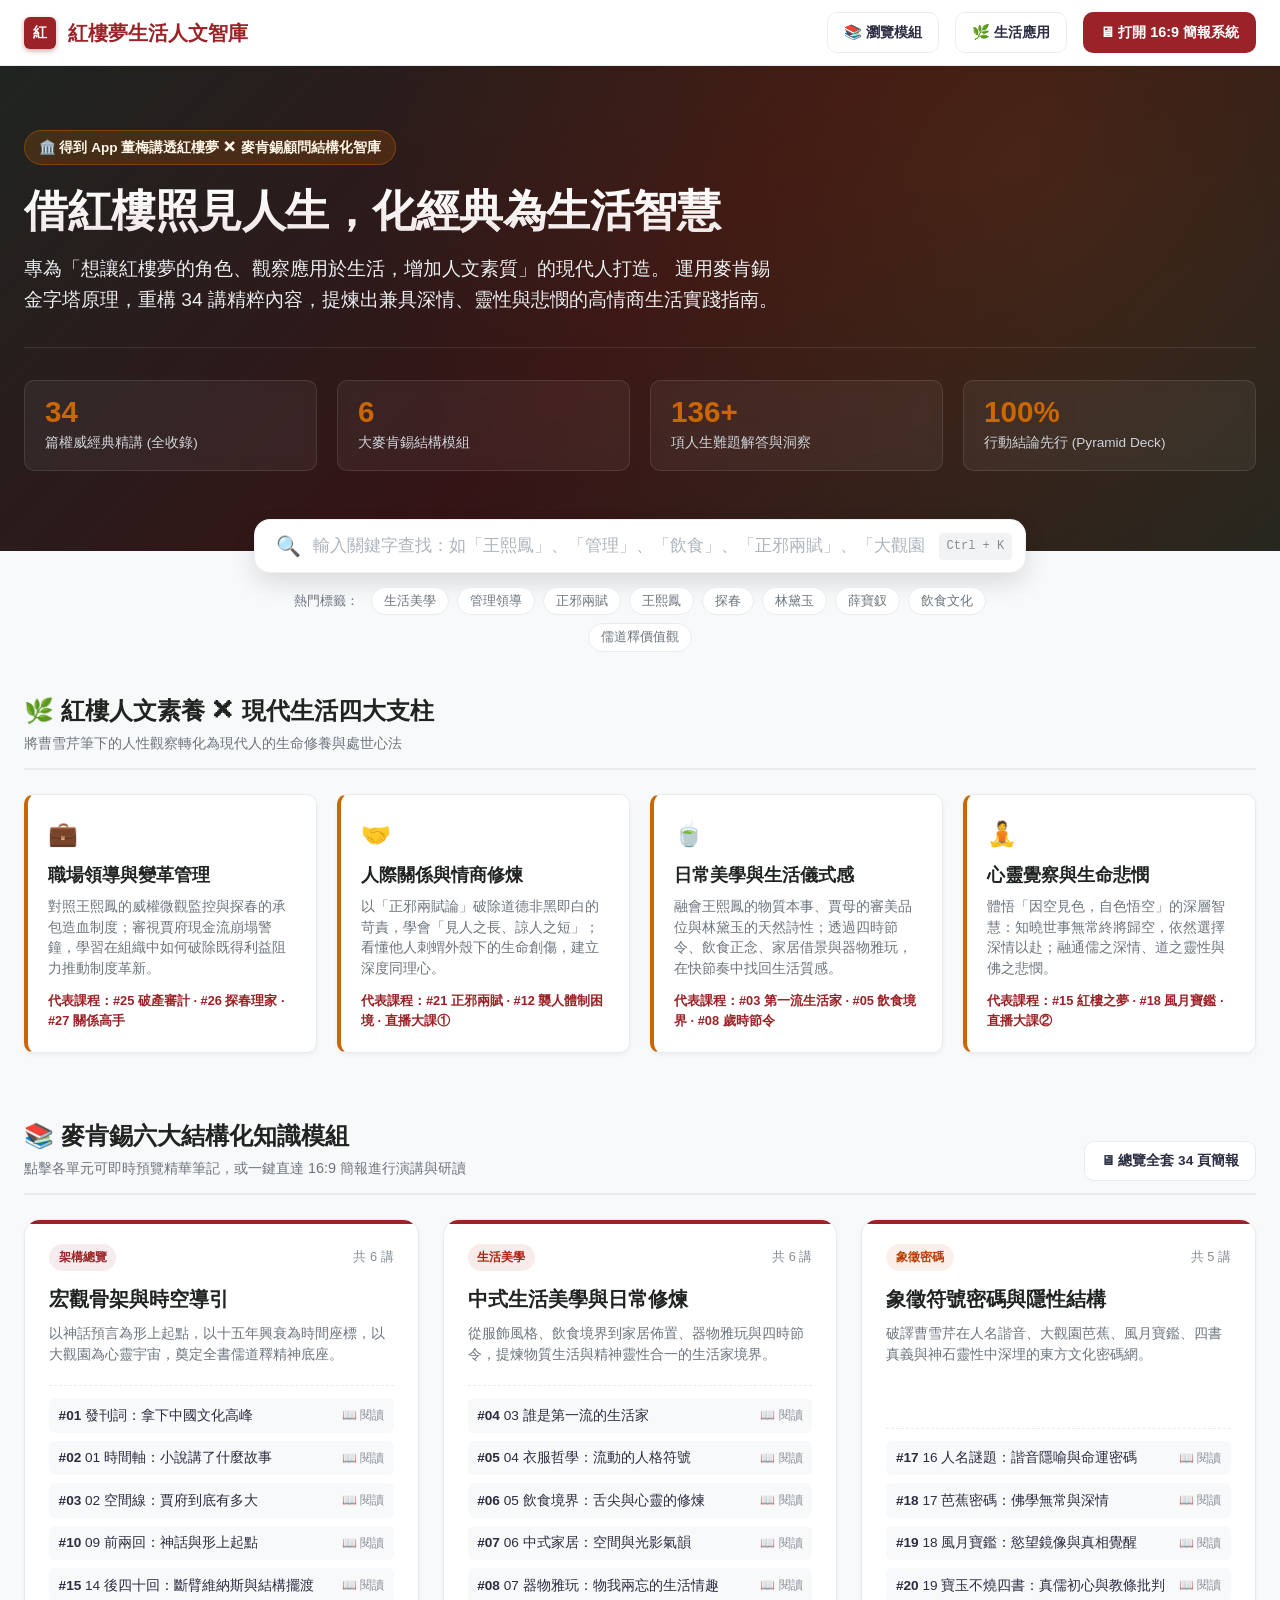
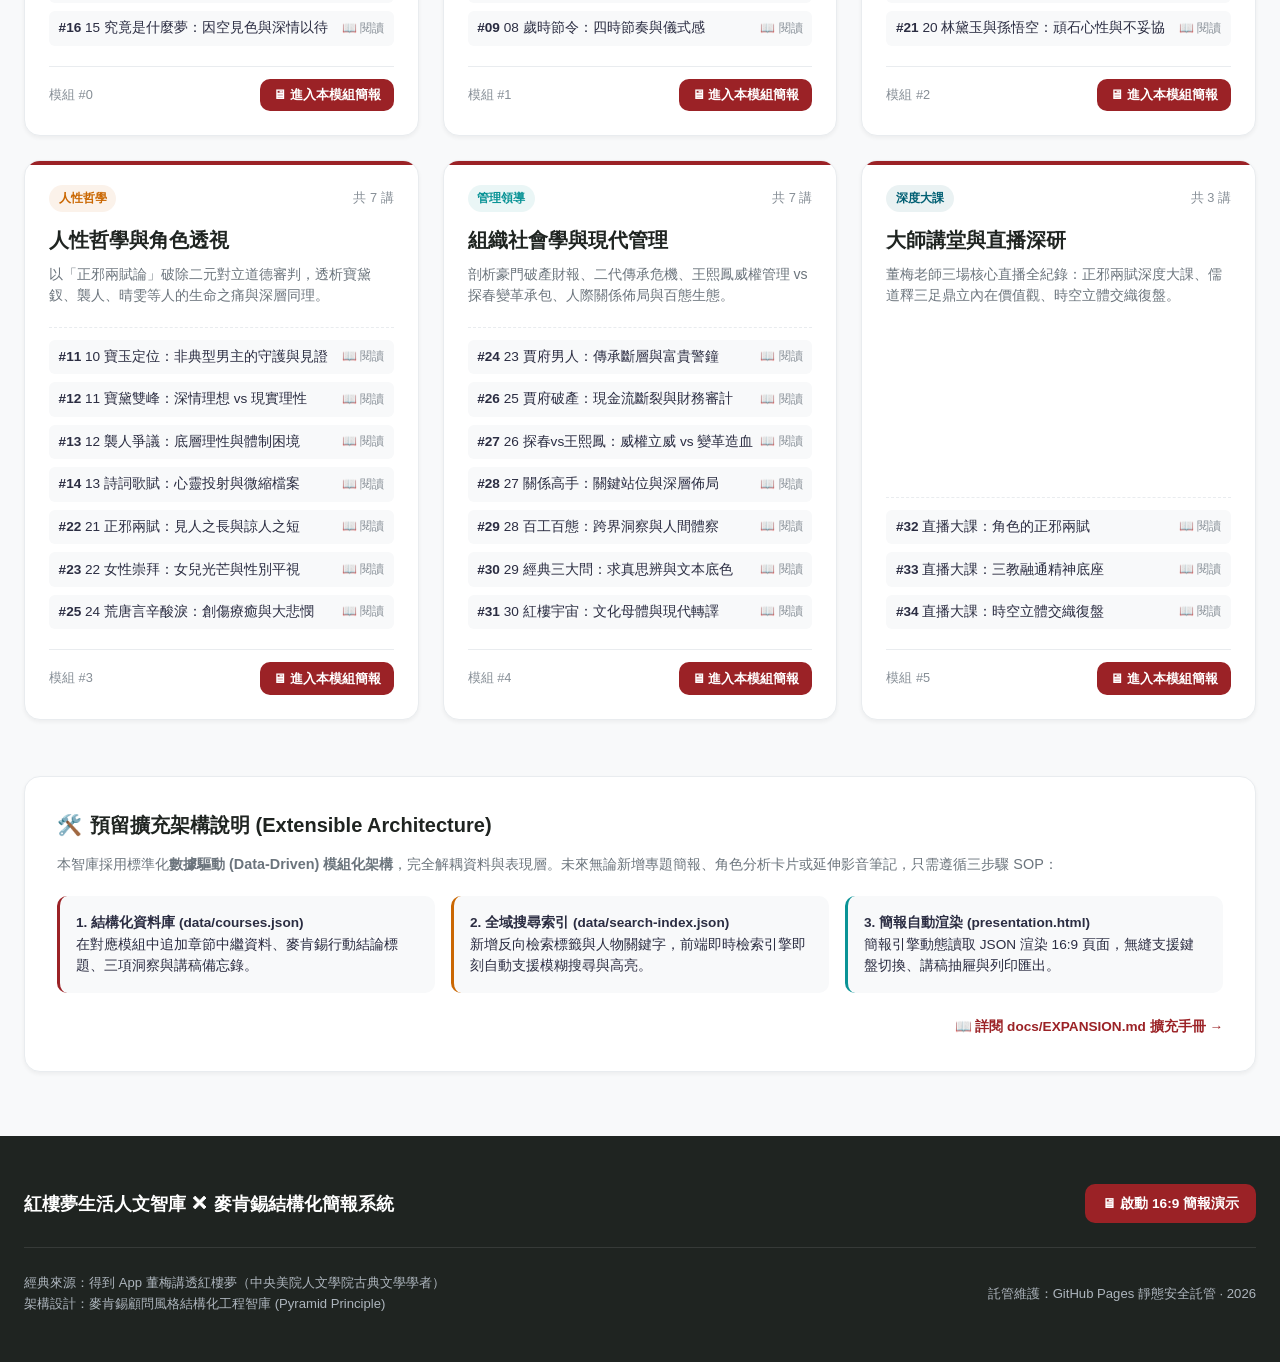
<file: index.html>
<!DOCTYPE html>
<html lang="zh-TW">
<head>
  <meta charset="UTF-8">
  <meta name="viewport" content="width=device-width, initial-scale=1.0">
  <title>紅樓夢生活人文智庫 ✕ 麥肯錫結構化簡報系統</title>
  <meta name="description" content="借紅樓照見人生，化經典為生活智慧。專為想將紅樓夢角色洞察應用於生活、提升人文素養與高情商領導力者設計的麥肯錫結構化知識庫。">
  <link rel="stylesheet" href="assets/css/style.css">
</head>
<body>

  <!-- Top Navigation Bar -->
  <nav class="navbar">
    <div class="nav-container">
      <div class="brand">
        <span class="brand-seal">紅</span>
        <span>紅樓夢生活人文智庫</span>
      </div>
      <div class="nav-actions">
        <a href="#modulesSection" class="btn btn-outline">📚 瀏覽模組</a>
        <a href="#lifeApplicationSection" class="btn btn-outline">🌿 生活應用</a>
        <a href="presentation.html#slide-01" class="btn btn-primary">
          🖥 打開 16:9 簡報系統
        </a>
      </div>
    </div>
  </nav>

  <!-- Hero Section -->
  <header class="hero">
    <div class="hero-inner">
      <div class="hero-badge">
        <span>🏛️ 得到 App 董梅講透紅樓夢 ✕ 麥肯錫顧問結構化智庫</span>
      </div>
      <h1 class="hero-title">借紅樓照見人生，化經典為生活智慧</h1>
      <p class="hero-subtitle">
        專為「想讓紅樓夢的角色、觀察應用於生活，增加人文素質」的現代人打造。
        運用麥肯錫金字塔原理，重構 34 講精粹內容，提煉出兼具深情、靈性與悲憫的高情商生活實踐指南。
      </p>

      <!-- Key Statistics Dashboard -->
      <div class="hero-stats">
        <div class="stat-card">
          <div class="stat-num">34</div>
          <div class="stat-label">篇權威經典精講 (全收錄)</div>
        </div>
        <div class="stat-card">
          <div class="stat-num">6</div>
          <div class="stat-label">大麥肯錫結構模組</div>
        </div>
        <div class="stat-card">
          <div class="stat-num">136+</div>
          <div class="stat-label">項人生難題解答與洞察</div>
        </div>
        <div class="stat-card">
          <div class="stat-num">100%</div>
          <div class="stat-label">行動結論先行 (Pyramid Deck)</div>
        </div>
      </div>
    </div>
  </header>

  <!-- Real-time Global Search & Filter Bar -->
  <div class="search-bar-wrap">
    <div class="search-box">
      <span class="search-icon">🔍</span>
      <input type="text" id="globalSearchInput" class="search-input" placeholder="輸入關鍵字查找：如「王熙鳳」、「管理」、「飲食」、「正邪兩賦」、「大觀園」..." autocomplete="off">
      <span class="search-hotkey">Ctrl + K</span>
    </div>
    <div class="search-tags">
      <span style="font-size: 0.8rem; color: #6c757d; align-self: center; margin-right: 0.25rem;">熱門標籤：</span>
      <button class="tag-btn" data-tag="生活美學">生活美學</button>
      <button class="tag-btn" data-tag="管理">管理領導</button>
      <button class="tag-btn" data-tag="正邪兩賦">正邪兩賦</button>
      <button class="tag-btn" data-tag="王熙鳳">王熙鳳</button>
      <button class="tag-btn" data-tag="探春">探春</button>
      <button class="tag-btn" data-tag="林黛玉">林黛玉</button>
      <button class="tag-btn" data-tag="薛寶釵">薛寶釵</button>
      <button class="tag-btn" data-tag="飲食">飲食文化</button>
      <button class="tag-btn" data-tag="儒道釋">儒道釋價值觀</button>
    </div>
  </div>

  <main class="container">

    <!-- Search Results Section (Dynamically displayed when searching) -->
    <section id="searchResultsSection" class="search-results-section">
      <div class="section-head">
        <div>
          <h2 class="section-title">🔍 檢索結果</h2>
          <span id="searchQueryBadge" class="section-subtitle"></span>
        </div>
        <span id="searchResultCount" style="font-size: 0.88rem; font-weight: 700; color: var(--primary-red);"></span>
      </div>
      <div id="searchResultsContainer"></div>
    </section>

    <!-- Four Life Pillars Matrix -->
    <section id="lifeApplicationSection" style="margin-bottom: 4rem;">
      <div class="section-head">
        <div>
          <h2 class="section-title">🌿 紅樓人文素養 ✕ 現代生活四大支柱</h2>
          <span class="section-subtitle">將曹雪芹筆下的人性觀察轉化為現代人的生命修養與處世心法</span>
        </div>
      </div>

      <div class="pillar-grid">
        <div class="pillar-card">
          <div style="font-size: 1.5rem; margin-bottom: 0.5rem;">💼</div>
          <h3 class="pillar-title">職場領導與變革管理</h3>
          <p class="pillar-desc">
            對照王熙鳳的威權微觀監控與探春的承包造血制度；審視賈府現金流崩塌警鐘，學習在組織中如何破除既得利益阻力推動制度革新。
          </p>
          <div style="margin-top: 0.75rem; font-size: 0.8rem; color: var(--primary-red); font-weight: 600;">
            代表課程：#25 破產審計 · #26 探春理家 · #27 關係高手
          </div>
        </div>

        <div class="pillar-card">
          <div style="font-size: 1.5rem; margin-bottom: 0.5rem;">🤝</div>
          <h3 class="pillar-title">人際關係與情商修煉</h3>
          <p class="pillar-desc">
            以「正邪兩賦論」破除道德非黑即白的苛責，學會「見人之長、諒人之短」；看懂他人刺蝟外殼下的生命創傷，建立深度同理心。
          </p>
          <div style="margin-top: 0.75rem; font-size: 0.8rem; color: var(--primary-red); font-weight: 600;">
            代表課程：#21 正邪兩賦 · #12 襲人體制困境 · 直播大課①
          </div>
        </div>

        <div class="pillar-card">
          <div style="font-size: 1.5rem; margin-bottom: 0.5rem;">🍵</div>
          <h3 class="pillar-title">日常美學與生活儀式感</h3>
          <p class="pillar-desc">
            融會王熙鳳的物質本事、賈母的審美品位與林黛玉的天然詩性；透過四時節令、飲食正念、家居借景與器物雅玩，在快節奏中找回生活質感。
          </p>
          <div style="margin-top: 0.75rem; font-size: 0.8rem; color: var(--primary-red); font-weight: 600;">
            代表課程：#03 第一流生活家 · #05 飲食境界 · #08 歲時節令
          </div>
        </div>

        <div class="pillar-card">
          <div style="font-size: 1.5rem; margin-bottom: 0.5rem;">🧘</div>
          <h3 class="pillar-title">心靈覺察與生命悲憫</h3>
          <p class="pillar-desc">
            體悟「因空見色，自色悟空」的深層智慧：知曉世事無常終將歸空，依然選擇深情以赴；融通儒之深情、道之靈性與佛之悲憫。
          </p>
          <div style="margin-top: 0.75rem; font-size: 0.8rem; color: var(--primary-red); font-weight: 600;">
            代表課程：#15 紅樓之夢 · #18 風月寶鑑 · 直播大課②
          </div>
        </div>
      </div>
    </section>

    <!-- Six Knowledge Modules Section -->
    <section id="modulesSection">
      <div class="section-head">
        <div>
          <h2 class="section-title">📚 麥肯錫六大結構化知識模組</h2>
          <span class="section-subtitle">點擊各單元可即時預覽精華筆記，或一鍵直達 16:9 簡報進行演講與研讀</span>
        </div>
        <a href="presentation.html#slide-01" class="btn btn-outline" style="font-size: 0.85rem;">
          🖥 總覽全套 34 頁簡報
        </a>
      </div>

      <div class="module-grid">
        
      <div class="module-card">
        <div class="module-header">
          <span class="module-badge" style="background: #9b222615; color: #9b2226;">架構總覽</span>
          <span style="font-size: 0.8rem; color: #868e96;">共 6 講</span>
        </div>
        <h3 class="module-title">宏觀骨架與時空導引</h3>
        <p class="module-desc">以神話預言為形上起點，以十五年興衰為時間座標，以大觀園為心靈宇宙，奠定全書儒道釋精神底座。</p>
        <div class="module-lessons-list">
          
          <div class="module-lesson-item" onclick="openLessonModal('lesson_01')">
            <span><strong>#01</strong> 發刊詞：拿下中國文化高峰</span>
            <span style="font-size: 0.75rem; color: #868e96;">📖 閱讀</span>
          </div>
        
          <div class="module-lesson-item" onclick="openLessonModal('lesson_02')">
            <span><strong>#02</strong> 01 時間軸：小說講了什麼故事</span>
            <span style="font-size: 0.75rem; color: #868e96;">📖 閱讀</span>
          </div>
        
          <div class="module-lesson-item" onclick="openLessonModal('lesson_03')">
            <span><strong>#03</strong> 02 空間線：賈府到底有多大</span>
            <span style="font-size: 0.75rem; color: #868e96;">📖 閱讀</span>
          </div>
        
          <div class="module-lesson-item" onclick="openLessonModal('lesson_10')">
            <span><strong>#10</strong> 09 前兩回：神話與形上起點</span>
            <span style="font-size: 0.75rem; color: #868e96;">📖 閱讀</span>
          </div>
        
          <div class="module-lesson-item" onclick="openLessonModal('lesson_15')">
            <span><strong>#15</strong> 14 後四十回：斷臂維納斯與結構擺渡</span>
            <span style="font-size: 0.75rem; color: #868e96;">📖 閱讀</span>
          </div>
        
          <div class="module-lesson-item" onclick="openLessonModal('lesson_16')">
            <span><strong>#16</strong> 15 究竟是什麼夢：因空見色與深情以待</span>
            <span style="font-size: 0.75rem; color: #868e96;">📖 閱讀</span>
          </div>
        
        </div>
        <div class="module-footer">
          <span style="font-size: 0.8rem; color: #868e96;">模組 #0</span>
          <a href="presentation.html#slide-01" class="btn btn-primary" style="padding: 0.3rem 0.75rem; font-size: 0.82rem;">
            🖥 進入本模組簡報
          </a>
        </div>
      </div>
    
      <div class="module-card">
        <div class="module-header">
          <span class="module-badge" style="background: #ae201215; color: #ae2012;">生活美學</span>
          <span style="font-size: 0.8rem; color: #868e96;">共 6 講</span>
        </div>
        <h3 class="module-title">中式生活美學與日常修煉</h3>
        <p class="module-desc">從服飾風格、飲食境界到家居佈置、器物雅玩與四時節令，提煉物質生活與精神靈性合一的生活家境界。</p>
        <div class="module-lessons-list">
          
          <div class="module-lesson-item" onclick="openLessonModal('lesson_04')">
            <span><strong>#04</strong> 03 誰是第一流的生活家</span>
            <span style="font-size: 0.75rem; color: #868e96;">📖 閱讀</span>
          </div>
        
          <div class="module-lesson-item" onclick="openLessonModal('lesson_05')">
            <span><strong>#05</strong> 04 衣服哲學：流動的人格符號</span>
            <span style="font-size: 0.75rem; color: #868e96;">📖 閱讀</span>
          </div>
        
          <div class="module-lesson-item" onclick="openLessonModal('lesson_06')">
            <span><strong>#06</strong> 05 飲食境界：舌尖與心靈的修煉</span>
            <span style="font-size: 0.75rem; color: #868e96;">📖 閱讀</span>
          </div>
        
          <div class="module-lesson-item" onclick="openLessonModal('lesson_07')">
            <span><strong>#07</strong> 06 中式家居：空間與光影氣韻</span>
            <span style="font-size: 0.75rem; color: #868e96;">📖 閱讀</span>
          </div>
        
          <div class="module-lesson-item" onclick="openLessonModal('lesson_08')">
            <span><strong>#08</strong> 07 器物雅玩：物我兩忘的生活情趣</span>
            <span style="font-size: 0.75rem; color: #868e96;">📖 閱讀</span>
          </div>
        
          <div class="module-lesson-item" onclick="openLessonModal('lesson_09')">
            <span><strong>#09</strong> 08 歲時節令：四時節奏與儀式感</span>
            <span style="font-size: 0.75rem; color: #868e96;">📖 閱讀</span>
          </div>
        
        </div>
        <div class="module-footer">
          <span style="font-size: 0.8rem; color: #868e96;">模組 #1</span>
          <a href="presentation.html#slide-04" class="btn btn-primary" style="padding: 0.3rem 0.75rem; font-size: 0.82rem;">
            🖥 進入本模組簡報
          </a>
        </div>
      </div>
    
      <div class="module-card">
        <div class="module-header">
          <span class="module-badge" style="background: #bb3e0315; color: #bb3e03;">象徵密碼</span>
          <span style="font-size: 0.8rem; color: #868e96;">共 5 講</span>
        </div>
        <h3 class="module-title">象徵符號密碼與隱性結構</h3>
        <p class="module-desc">破譯曹雪芹在人名諧音、大觀園芭蕉、風月寶鑑、四書真義與神石靈性中深埋的東方文化密碼網。</p>
        <div class="module-lessons-list">
          
          <div class="module-lesson-item" onclick="openLessonModal('lesson_17')">
            <span><strong>#17</strong> 16 人名謎題：諧音隱喻與命運密碼</span>
            <span style="font-size: 0.75rem; color: #868e96;">📖 閱讀</span>
          </div>
        
          <div class="module-lesson-item" onclick="openLessonModal('lesson_18')">
            <span><strong>#18</strong> 17 芭蕉密碼：佛學無常與深情</span>
            <span style="font-size: 0.75rem; color: #868e96;">📖 閱讀</span>
          </div>
        
          <div class="module-lesson-item" onclick="openLessonModal('lesson_19')">
            <span><strong>#19</strong> 18 風月寶鑑：慾望鏡像與真相覺醒</span>
            <span style="font-size: 0.75rem; color: #868e96;">📖 閱讀</span>
          </div>
        
          <div class="module-lesson-item" onclick="openLessonModal('lesson_20')">
            <span><strong>#20</strong> 19 寶玉不燒四書：真儒初心與教條批判</span>
            <span style="font-size: 0.75rem; color: #868e96;">📖 閱讀</span>
          </div>
        
          <div class="module-lesson-item" onclick="openLessonModal('lesson_21')">
            <span><strong>#21</strong> 20 林黛玉與孫悟空：頑石心性與不妥協</span>
            <span style="font-size: 0.75rem; color: #868e96;">📖 閱讀</span>
          </div>
        
        </div>
        <div class="module-footer">
          <span style="font-size: 0.8rem; color: #868e96;">模組 #2</span>
          <a href="presentation.html#slide-17" class="btn btn-primary" style="padding: 0.3rem 0.75rem; font-size: 0.82rem;">
            🖥 進入本模組簡報
          </a>
        </div>
      </div>
    
      <div class="module-card">
        <div class="module-header">
          <span class="module-badge" style="background: #ca670215; color: #ca6702;">人性哲學</span>
          <span style="font-size: 0.8rem; color: #868e96;">共 7 講</span>
        </div>
        <h3 class="module-title">人性哲學與角色透視</h3>
        <p class="module-desc">以「正邪兩賦論」破除二元對立道德審判，透析寶黛釵、襲人、晴雯等人的生命之痛與深層同理。</p>
        <div class="module-lessons-list">
          
          <div class="module-lesson-item" onclick="openLessonModal('lesson_11')">
            <span><strong>#11</strong> 10 寶玉定位：非典型男主的守護與見證</span>
            <span style="font-size: 0.75rem; color: #868e96;">📖 閱讀</span>
          </div>
        
          <div class="module-lesson-item" onclick="openLessonModal('lesson_12')">
            <span><strong>#12</strong> 11 寶黛雙峰：深情理想 vs 現實理性</span>
            <span style="font-size: 0.75rem; color: #868e96;">📖 閱讀</span>
          </div>
        
          <div class="module-lesson-item" onclick="openLessonModal('lesson_13')">
            <span><strong>#13</strong> 12 襲人爭議：底層理性與體制困境</span>
            <span style="font-size: 0.75rem; color: #868e96;">📖 閱讀</span>
          </div>
        
          <div class="module-lesson-item" onclick="openLessonModal('lesson_14')">
            <span><strong>#14</strong> 13 詩詞歌賦：心靈投射與微縮檔案</span>
            <span style="font-size: 0.75rem; color: #868e96;">📖 閱讀</span>
          </div>
        
          <div class="module-lesson-item" onclick="openLessonModal('lesson_22')">
            <span><strong>#22</strong> 21 正邪兩賦：見人之長與諒人之短</span>
            <span style="font-size: 0.75rem; color: #868e96;">📖 閱讀</span>
          </div>
        
          <div class="module-lesson-item" onclick="openLessonModal('lesson_23')">
            <span><strong>#23</strong> 22 女性崇拜：女兒光芒與性別平視</span>
            <span style="font-size: 0.75rem; color: #868e96;">📖 閱讀</span>
          </div>
        
          <div class="module-lesson-item" onclick="openLessonModal('lesson_25')">
            <span><strong>#25</strong> 24 荒唐言辛酸淚：創傷療癒與大悲憫</span>
            <span style="font-size: 0.75rem; color: #868e96;">📖 閱讀</span>
          </div>
        
        </div>
        <div class="module-footer">
          <span style="font-size: 0.8rem; color: #868e96;">模組 #3</span>
          <a href="presentation.html#slide-11" class="btn btn-primary" style="padding: 0.3rem 0.75rem; font-size: 0.82rem;">
            🖥 進入本模組簡報
          </a>
        </div>
      </div>
    
      <div class="module-card">
        <div class="module-header">
          <span class="module-badge" style="background: #0a939615; color: #0a9396;">管理領導</span>
          <span style="font-size: 0.8rem; color: #868e96;">共 7 講</span>
        </div>
        <h3 class="module-title">組織社會學與現代管理</h3>
        <p class="module-desc">剖析豪門破產財報、二代傳承危機、王熙鳳威權管理 vs 探春變革承包、人際關係佈局與百態生態。</p>
        <div class="module-lessons-list">
          
          <div class="module-lesson-item" onclick="openLessonModal('lesson_24')">
            <span><strong>#24</strong> 23 賈府男人：傳承斷層與富貴警鐘</span>
            <span style="font-size: 0.75rem; color: #868e96;">📖 閱讀</span>
          </div>
        
          <div class="module-lesson-item" onclick="openLessonModal('lesson_26')">
            <span><strong>#26</strong> 25 賈府破產：現金流斷裂與財務審計</span>
            <span style="font-size: 0.75rem; color: #868e96;">📖 閱讀</span>
          </div>
        
          <div class="module-lesson-item" onclick="openLessonModal('lesson_27')">
            <span><strong>#27</strong> 26 探春vs王熙鳳：威權立威 vs 變革造血</span>
            <span style="font-size: 0.75rem; color: #868e96;">📖 閱讀</span>
          </div>
        
          <div class="module-lesson-item" onclick="openLessonModal('lesson_28')">
            <span><strong>#28</strong> 27 關係高手：關鍵站位與深層佈局</span>
            <span style="font-size: 0.75rem; color: #868e96;">📖 閱讀</span>
          </div>
        
          <div class="module-lesson-item" onclick="openLessonModal('lesson_29')">
            <span><strong>#29</strong> 28 百工百態：跨界洞察與人間體察</span>
            <span style="font-size: 0.75rem; color: #868e96;">📖 閱讀</span>
          </div>
        
          <div class="module-lesson-item" onclick="openLessonModal('lesson_30')">
            <span><strong>#30</strong> 29 經典三大問：求真思辨與文本底色</span>
            <span style="font-size: 0.75rem; color: #868e96;">📖 閱讀</span>
          </div>
        
          <div class="module-lesson-item" onclick="openLessonModal('lesson_31')">
            <span><strong>#31</strong> 30 紅樓宇宙：文化母體與現代轉譯</span>
            <span style="font-size: 0.75rem; color: #868e96;">📖 閱讀</span>
          </div>
        
        </div>
        <div class="module-footer">
          <span style="font-size: 0.8rem; color: #868e96;">模組 #4</span>
          <a href="presentation.html#slide-24" class="btn btn-primary" style="padding: 0.3rem 0.75rem; font-size: 0.82rem;">
            🖥 進入本模組簡報
          </a>
        </div>
      </div>
    
      <div class="module-card">
        <div class="module-header">
          <span class="module-badge" style="background: #005f7315; color: #005f73;">深度大課</span>
          <span style="font-size: 0.8rem; color: #868e96;">共 3 講</span>
        </div>
        <h3 class="module-title">大師講堂與直播深研</h3>
        <p class="module-desc">董梅老師三場核心直播全紀錄：正邪兩賦深度大課、儒道釋三足鼎立內在價值觀、時空立體交織復盤。</p>
        <div class="module-lessons-list">
          
          <div class="module-lesson-item" onclick="openLessonModal('lesson_32')">
            <span><strong>#32</strong> 直播大課：角色的正邪兩賦</span>
            <span style="font-size: 0.75rem; color: #868e96;">📖 閱讀</span>
          </div>
        
          <div class="module-lesson-item" onclick="openLessonModal('lesson_33')">
            <span><strong>#33</strong> 直播大課：三教融通精神底座</span>
            <span style="font-size: 0.75rem; color: #868e96;">📖 閱讀</span>
          </div>
        
          <div class="module-lesson-item" onclick="openLessonModal('lesson_34')">
            <span><strong>#34</strong> 直播大課：時空立體交織復盤</span>
            <span style="font-size: 0.75rem; color: #868e96;">📖 閱讀</span>
          </div>
        
        </div>
        <div class="module-footer">
          <span style="font-size: 0.8rem; color: #868e96;">模組 #5</span>
          <a href="presentation.html#slide-32" class="btn btn-primary" style="padding: 0.3rem 0.75rem; font-size: 0.82rem;">
            🖥 進入本模組簡報
          </a>
        </div>
      </div>
    
      </div>
    </section>

    <!-- Extensible Architecture Guide -->
    <section style="background: #ffffff; border-radius: var(--radius-lg); border: 1px solid var(--border-light); padding: 2rem; margin-top: 2rem; box-shadow: var(--shadow-sm);">
      <h3 style="font-size: 1.25rem; font-weight: 800; color: var(--dark-slate); margin-bottom: 0.75rem; display: flex; align-items: center; gap: 0.5rem;">
        <span>🛠️</span> 預留擴充架構說明 (Extensible Architecture)
      </h3>
      <p style="font-size: 0.9rem; color: var(--text-muted); line-height: 1.6; margin-bottom: 1.25rem;">
        本智庫採用標準化<strong>數據驅動 (Data-Driven) 模組化架構</strong>，完全解耦資料與表現層。未來無論新增專題簡報、角色分析卡片或延伸影音筆記，只需遵循三步驟 SOP：
      </p>
      <div style="display: grid; grid-template-columns: repeat(auto-fit, minmax(260px, 1fr)); gap: 1rem; font-size: 0.85rem;">
        <div style="background: #f8f9fa; padding: 1rem; border-radius: var(--radius-md); border-left: 3px solid var(--primary-red);">
          <strong>1. 結構化資料庫 (data/courses.json)</strong><br>
          在對應模組中追加章節中繼資料、麥肯錫行動結論標題、三項洞察與講稿備忘錄。
        </div>
        <div style="background: #f8f9fa; padding: 1rem; border-radius: var(--radius-md); border-left: 3px solid var(--accent-gold);">
          <strong>2. 全域搜尋索引 (data/search-index.json)</strong><br>
          新增反向檢索標籤與人物關鍵字，前端即時檢索引擎即刻自動支援模糊搜尋與高亮。
        </div>
        <div style="background: #f8f9fa; padding: 1rem; border-radius: var(--radius-md); border-left: 3px solid #0a9396;">
          <strong>3. 簡報自動渲染 (presentation.html)</strong><br>
          簡報引擎動態讀取 JSON 渲染 16:9 頁面，無縫支援鍵盤切換、講稿抽屜與列印匯出。
        </div>
      </div>
      <div style="margin-top: 1.25rem; text-align: right;">
        <a href="docs/EXPANSION.md" target="_blank" style="font-size: 0.85rem; font-weight: 600;">📖 詳閱 docs/EXPANSION.md 擴充手冊 →</a>
      </div>
    </section>

  </main>

  <!-- Modal Reader (Fast reading drawer) -->
  <div id="lessonModalBackdrop" class="modal-backdrop">
    <div class="modal-dialog">
      <div class="modal-head">
        <h3 id="modalLessonTitle" class="modal-title">課程詳情</h3>
        <button class="modal-close" onclick="closeLessonModal()">&times;</button>
      </div>
      <div id="modalLessonBody" class="modal-body">
        <!-- Content injected dynamically -->
      </div>
    </div>
  </div>

  <!-- Footer -->
  <footer class="footer">
    <div class="footer-inner">
      <div class="footer-top">
        <div class="footer-brand">
          紅樓夢生活人文智庫 ✕ 麥肯錫結構化簡報系統
        </div>
        <div>
          <a href="presentation.html#slide-01" class="btn btn-primary" style="font-size: 0.85rem;">🖥 啟動 16:9 簡報演示</a>
        </div>
      </div>
      <div class="footer-bottom">
        <div>
          經典來源：得到 App 董梅講透紅樓夢（中央美院人文學院古典文學學者）<br>
          架構設計：麥肯錫顧問風格結構化工程智庫 (Pyramid Principle)
        </div>
        <div>
          託管維護：GitHub Pages 靜態安全託管 · 2026
        </div>
      </div>
    </div>
  </footer>

  <script src="assets/js/search.js"></script>
</body>
</html>
</file>
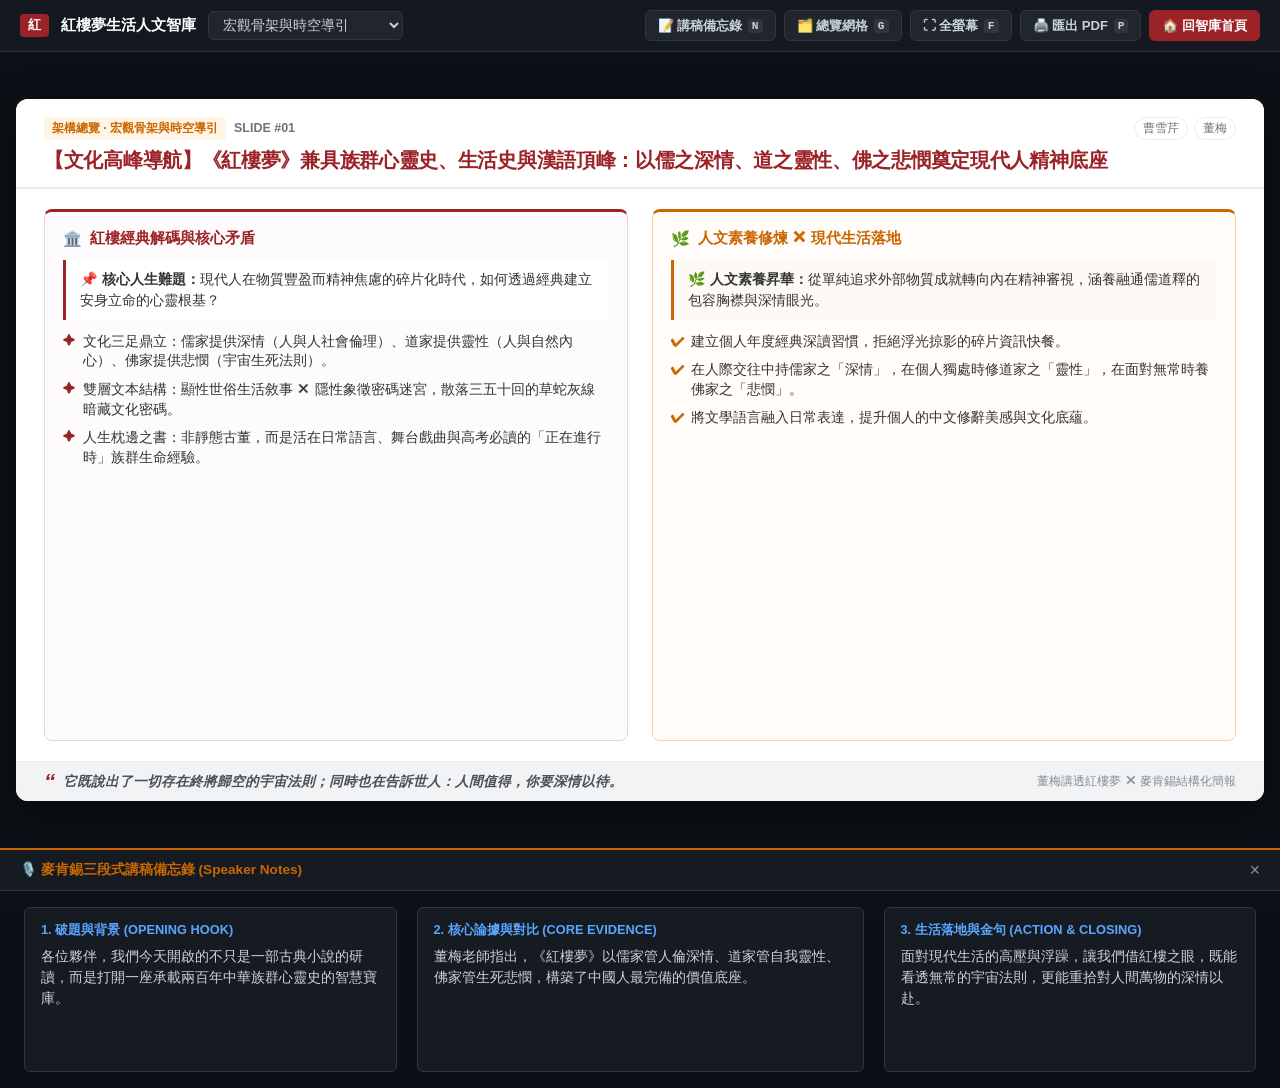
<file: presentation.html>
<!DOCTYPE html>
<html lang="zh-TW">
<head>
  <meta charset="UTF-8">
  <meta name="viewport" content="width=device-width, initial-scale=1.0">
  <title>紅樓夢生活人文智庫 ✕ 16:9 麥肯錫結構化簡報系統</title>
  <meta name="description" content="16:9 麥肯錫顧問風格互動簡報，支援鍵盤導航、講者備忘錄抽屜 (N)、投影片總覽網格 (G) 與一鍵列印 PDF (P)">
  <link rel="stylesheet" href="assets/css/deck.css">
</head>
<body class="deck-body">

  <!-- Top Header & Control Bar -->
  <header class="deck-topbar">
    <div class="deck-title-area">
      <span class="deck-seal">紅</span>
      <span>紅樓夢生活人文智庫</span>
      <select id="deckModuleSelect" class="deck-module-select">
        <!-- populated dynamically -->
      </select>
    </div>

    <div class="deck-top-actions">
      <button id="toggleNotesBtn" class="deck-btn" title="呼出/隱藏講稿備忘錄 (快捷鍵 N)">
        📝 講稿備忘錄 <kbd style="font-size: 0.7rem; background: #30363d; padding: 1px 4px; border-radius: 3px;">N</kbd>
      </button>
      <button id="toggleOverviewBtn" class="deck-btn" title="投影片總覽網格 (快捷鍵 G)">
        🗂️ 總覽網格 <kbd style="font-size: 0.7rem; background: #30363d; padding: 1px 4px; border-radius: 3px;">G</kbd>
      </button>
      <button id="toggleFullscreenBtn" class="deck-btn" title="切換全螢幕模式 (快捷鍵 F)">
        ⛶ 全螢幕 <kbd style="font-size: 0.7rem; background: #30363d; padding: 1px 4px; border-radius: 3px;">F</kbd>
      </button>
      <button id="printDeckBtn" class="deck-btn" title="一鍵列印/匯出 16:9 顧問 PDF (快捷鍵 P)">
        🖨️ 匯出 PDF <kbd style="font-size: 0.7rem; background: #30363d; padding: 1px 4px; border-radius: 3px;">P</kbd>
      </button>
      <a href="index.html" class="deck-btn deck-btn-primary">
        🏠 回智庫首頁
      </a>
    </div>
  </header>

  <!-- Presentation Stage (16:9 Viewport) -->
  <main class="deck-stage">
    <div id="slideFrame" class="slide-frame">
      <!-- Injected dynamically by deck.js -->
    </div>
  </main>

  <!-- Bottom Navigation Control Bar -->
  <footer class="deck-bottombar">
    <div class="deck-nav-controls">
      <button id="prevSlideBtn" class="deck-arrow-btn" title="上一頁 (←)">‹</button>
      <div id="slideCounter" class="deck-slide-counter">
        <span>01</span> / 34
      </div>
      <button id="nextSlideBtn" class="deck-arrow-btn" title="下一頁 (→ 或 空白鍵)">›</button>
    </div>

    <div class="deck-shortcuts-hint">
      <span>導航：<kbd>→</kbd> <kbd>←</kbd> <kbd>Space</kbd></span>
      <span>講稿抽屜：<kbd>N</kbd></span>
      <span>總覽：<kbd>G</kbd></span>
      <span>全螢幕：<kbd>F</kbd></span>
      <span>匯出 PDF：<kbd>P</kbd></span>
      <span>離開：<kbd>Esc</kbd></span>
    </div>
  </footer>

  <!-- Speaker Notes Drawer (Press N) -->
  <div id="notesDrawer" class="notes-drawer">
    <div class="notes-head">
      <span>🎙️ 麥肯錫三段式講稿備忘錄 (Speaker Notes)</span>
      <button onclick="toggleNotes()" style="background: none; border: none; color: #8b949e; cursor: pointer; font-size: 1.1rem;">&times;</button>
    </div>
    <div id="notesDrawerBody" class="notes-body">
      <!-- Injected dynamically -->
    </div>
  </div>

  <!-- Overview Grid Modal (Press G) -->
  <div id="overviewModal" class="overview-modal">
    <div class="overview-header">
      <h2 class="overview-title">🗂️ 全 34 頁麥肯錫顧問簡報總覽導航</h2>
      <button onclick="toggleOverview()" class="deck-btn" style="font-size: 1rem; padding: 0.4rem 1rem;">
        關閉總覽 <kbd>Esc</kbd>
      </button>
    </div>
    <div id="overviewGrid" class="overview-grid">
      <!-- Injected dynamically -->
    </div>
  </div>

  <script src="assets/js/deck.js"></script>
</body>
</html>
</file>
<file: assets/css/style.css>
/* ==========================================================================
   紅樓夢生活人文智庫 ✕ 麥肯錫結構化簡報系統
   Aesthetic: Oriental Heritage Red (#9b2226) & Royal Gold (#ca6702) ✕ McKinsey Clean Tech
   ========================================================================== */

:root {
  --primary-red: #9b2226;
  --primary-red-hover: #ae2012;
  --primary-red-light: #fdf0ed;
  --accent-gold: #ca6702;
  --accent-gold-light: #fef5e7;
  --dark-slate: #1f2421;
  --text-main: #2b2d42;
  --text-muted: #6c757d;
  --bg-body: #f8f9fa;
  --bg-card: #ffffff;
  --bg-hero: linear-gradient(135deg, #1f2421 0%, #351416 50%, #1f2421 100%);
  --border-light: #e9ecef;
  --shadow-sm: 0 2px 4px rgba(0,0,0,0.05);
  --shadow-md: 0 4px 12px rgba(0,0,0,0.08);
  --shadow-lg: 0 10px 25px rgba(0,0,0,0.12);
  --radius-sm: 6px;
  --radius-md: 10px;
  --radius-lg: 16px;
  --transition: all 0.25s cubic-bezier(0.16, 1, 0.3, 1);
}

* {
  box-sizing: border-box;
  margin: 0;
  padding: 0;
}

body {
  font-family: -apple-system, BlinkMacSystemFont, "Segoe UI", "PingFang SC", "Hiragino Sans GB", "Microsoft JhengHei", "微軟正黑體", Roboto, sans-serif;
  background-color: var(--bg-body);
  color: var(--text-main);
  line-height: 1.6;
  -webkit-font-smoothing: antialiased;
}

a {
  color: var(--primary-red);
  text-decoration: none;
  transition: var(--transition);
}

a:hover {
  color: var(--primary-red-hover);
}

/* ==========================================================================
   Navigation Bar
   ========================================================================== */
.navbar {
  position: sticky;
  top: 0;
  z-index: 1000;
  background: rgba(255, 255, 255, 0.95);
  backdrop-filter: blur(10px);
  border-bottom: 1px solid var(--border-light);
  box-shadow: var(--shadow-sm);
}

.nav-container {
  max-width: 1280px;
  margin: 0 auto;
  padding: 0.75rem 1.5rem;
  display: flex;
  align-items: center;
  justify-content: space-between;
}

.brand {
  display: flex;
  align-items: center;
  gap: 0.75rem;
  font-size: 1.25rem;
  font-weight: 700;
  color: var(--primary-red);
}

.brand-seal {
  display: inline-flex;
  align-items: center;
  justify-content: center;
  width: 32px;
  height: 32px;
  background: var(--primary-red);
  color: #fff;
  border-radius: var(--radius-sm);
  font-size: 0.9rem;
  font-weight: 800;
  box-shadow: 0 2px 5px rgba(155, 34, 38, 0.4);
}

.nav-actions {
  display: flex;
  align-items: center;
  gap: 1rem;
}

.btn {
  display: inline-flex;
  align-items: center;
  gap: 0.5rem;
  padding: 0.5rem 1rem;
  border-radius: var(--radius-md);
  font-size: 0.9rem;
  font-weight: 600;
  cursor: pointer;
  border: 1px solid transparent;
  transition: var(--transition);
}

.btn-primary {
  background: var(--primary-red);
  color: #ffffff !important;
}

.btn-primary:hover {
  background: var(--primary-red-hover);
  transform: translateY(-1px);
  box-shadow: var(--shadow-md);
}

.btn-outline {
  border-color: var(--border-light);
  background: #ffffff;
  color: var(--text-main);
}

.btn-outline:hover {
  border-color: var(--primary-red);
  color: var(--primary-red);
}

/* ==========================================================================
   Hero Section
   ========================================================================== */
.hero {
  background: var(--bg-hero);
  color: #ffffff;
  padding: 4rem 1.5rem 5rem;
  position: relative;
  overflow: hidden;
}

.hero::after {
  content: "";
  position: absolute;
  top: 0; right: 0; bottom: 0; left: 0;
  background: radial-gradient(circle at 80% 20%, rgba(202, 103, 2, 0.15) 0%, transparent 60%);
  pointer-events: none;
}

.hero-inner {
  max-width: 1280px;
  margin: 0 auto;
  position: relative;
  z-index: 1;
}

.hero-badge {
  display: inline-flex;
  align-items: center;
  gap: 0.5rem;
  background: rgba(202, 103, 2, 0.2);
  border: 1px solid rgba(202, 103, 2, 0.4);
  color: #fef5e7;
  padding: 0.35rem 0.85rem;
  border-radius: 999px;
  font-size: 0.85rem;
  font-weight: 600;
  margin-bottom: 1.25rem;
}

.hero-title {
  font-size: 2.75rem;
  font-weight: 800;
  letter-spacing: -0.5px;
  line-height: 1.2;
  margin-bottom: 1rem;
  background: linear-gradient(180deg, #ffffff 0%, #f0e6e6 100%);
  -webkit-background-clip: text;
  -webkit-text-fill-color: transparent;
}

.hero-subtitle {
  font-size: 1.2rem;
  color: #e9ecef;
  max-width: 760px;
  line-height: 1.6;
  margin-bottom: 2rem;
  font-weight: 300;
}

.hero-stats {
  display: grid;
  grid-template-columns: repeat(auto-fit, minmax(180px, 1fr));
  gap: 1.25rem;
  margin-top: 2rem;
  padding-top: 2rem;
  border-top: 1px solid rgba(255, 255, 255, 0.1);
}

.stat-card {
  background: rgba(255, 255, 255, 0.05);
  border: 1px solid rgba(255, 255, 255, 0.1);
  padding: 1rem 1.25rem;
  border-radius: var(--radius-md);
  backdrop-filter: blur(5px);
}

.stat-num {
  font-size: 1.85rem;
  font-weight: 800;
  color: var(--accent-gold);
  line-height: 1;
  margin-bottom: 0.35rem;
}

.stat-label {
  font-size: 0.85rem;
  color: #ced4da;
}

/* ==========================================================================
   Search & Filter Section
   ========================================================================== */
.search-bar-wrap {
  max-width: 820px;
  margin: -2rem auto 2.5rem;
  padding: 0 1.5rem;
  position: relative;
  z-index: 10;
}

.search-box {
  background: #ffffff;
  border-radius: var(--radius-lg);
  padding: 0.6rem 0.8rem;
  box-shadow: var(--shadow-lg);
  border: 1px solid rgba(0,0,0,0.06);
  display: flex;
  align-items: center;
  gap: 0.75rem;
  transition: var(--transition);
}

.search-box:focus-within {
  border-color: var(--primary-red);
  box-shadow: 0 10px 30px rgba(155, 34, 38, 0.2);
}

.search-icon {
  color: var(--text-muted);
  font-size: 1.25rem;
  margin-left: 0.5rem;
}

.search-input {
  flex: 1;
  border: none;
  outline: none;
  font-size: 1.05rem;
  color: var(--text-main);
  padding: 0.4rem 0;
}

.search-input::placeholder {
  color: #adb5bd;
}

.search-hotkey {
  background: #f1f3f5;
  color: #868e96;
  font-size: 0.75rem;
  padding: 0.25rem 0.5rem;
  border-radius: 4px;
  font-family: monospace;
}

.search-tags {
  display: flex;
  flex-wrap: wrap;
  gap: 0.5rem;
  margin-top: 0.85rem;
  justify-content: center;
}

.tag-btn {
  background: #ffffff;
  border: 1px solid var(--border-light);
  padding: 0.3rem 0.75rem;
  border-radius: 999px;
  font-size: 0.8rem;
  color: var(--text-muted);
  cursor: pointer;
  transition: var(--transition);
}

.tag-btn:hover, .tag-btn.active {
  background: var(--primary-red);
  border-color: var(--primary-red);
  color: #ffffff;
}

/* ==========================================================================
   Main Content Layout
   ========================================================================== */
.container {
  max-width: 1280px;
  margin: 0 auto;
  padding: 0 1.5rem 4rem;
}

.section-head {
  display: flex;
  align-items: flex-end;
  justify-content: space-between;
  margin-bottom: 1.5rem;
  padding-bottom: 0.75rem;
  border-bottom: 2px solid var(--border-light);
}

.section-title {
  font-size: 1.5rem;
  font-weight: 800;
  color: var(--dark-slate);
  display: flex;
  align-items: center;
  gap: 0.6rem;
}

.section-subtitle {
  font-size: 0.9rem;
  color: var(--text-muted);
}

/* Module Grid */
.module-grid {
  display: grid;
  grid-template-columns: repeat(auto-fill, minmax(360px, 1fr));
  gap: 1.5rem;
  margin-bottom: 3.5rem;
}

.module-card {
  background: var(--bg-card);
  border-radius: var(--radius-lg);
  border: 1px solid var(--border-light);
  padding: 1.5rem;
  box-shadow: var(--shadow-sm);
  transition: var(--transition);
  display: flex;
  flex-direction: column;
  position: relative;
  overflow: hidden;
}

.module-card:hover {
  transform: translateY(-4px);
  box-shadow: var(--shadow-lg);
  border-color: rgba(155, 34, 38, 0.3);
}

.module-card::before {
  content: "";
  position: absolute;
  top: 0; left: 0; right: 0;
  height: 4px;
  background: var(--primary-red);
}

.module-header {
  display: flex;
  justify-content: space-between;
  align-items: center;
  margin-bottom: 0.75rem;
}

.module-badge {
  font-size: 0.75rem;
  font-weight: 700;
  text-transform: uppercase;
  padding: 0.25rem 0.6rem;
  border-radius: 999px;
  background: var(--primary-red-light);
  color: var(--primary-red);
}

.module-title {
  font-size: 1.25rem;
  font-weight: 700;
  color: var(--dark-slate);
  margin-bottom: 0.5rem;
}

.module-desc {
  font-size: 0.88rem;
  color: var(--text-muted);
  line-height: 1.5;
  margin-bottom: 1.25rem;
  flex: 1;
}

.module-lessons-list {
  display: flex;
  flex-direction: column;
  gap: 0.5rem;
  margin-bottom: 1.25rem;
  border-top: 1px dashed var(--border-light);
  padding-top: 0.75rem;
}

.module-lesson-item {
  display: flex;
  align-items: center;
  justify-content: space-between;
  padding: 0.4rem 0.6rem;
  border-radius: var(--radius-sm);
  font-size: 0.85rem;
  background: #f8f9fa;
  color: var(--text-main);
  transition: var(--transition);
  cursor: pointer;
}

.module-lesson-item:hover {
  background: #f1f3f5;
  color: var(--primary-red);
  padding-left: 0.85rem;
}

.module-footer {
  display: flex;
  align-items: center;
  justify-content: space-between;
  padding-top: 0.75rem;
  border-top: 1px solid var(--border-light);
}

/* Life Humanities Showcase Cards */
.pillar-grid {
  display: grid;
  grid-template-columns: repeat(auto-fit, minmax(280px, 1fr));
  gap: 1.25rem;
  margin-bottom: 3.5rem;
}

.pillar-card {
  background: #ffffff;
  border-radius: var(--radius-md);
  padding: 1.25rem;
  border: 1px solid var(--border-light);
  box-shadow: var(--shadow-sm);
  border-left: 4px solid var(--accent-gold);
}

.pillar-title {
  font-size: 1.1rem;
  font-weight: 700;
  margin-bottom: 0.5rem;
  color: var(--dark-slate);
}

.pillar-desc {
  font-size: 0.85rem;
  color: var(--text-muted);
  line-height: 1.5;
}

/* Search Results Area */
.search-results-section {
  display: none;
  margin-bottom: 3.5rem;
}

.search-results-section.active {
  display: block;
}

.result-card {
  background: #ffffff;
  border-radius: var(--radius-md);
  padding: 1.25rem;
  border: 1px solid var(--border-light);
  margin-bottom: 1rem;
  box-shadow: var(--shadow-sm);
  transition: var(--transition);
}

.result-card:hover {
  border-color: var(--primary-red);
  box-shadow: var(--shadow-md);
}

.result-header {
  display: flex;
  align-items: center;
  justify-content: space-between;
  margin-bottom: 0.5rem;
}

.result-title {
  font-size: 1.15rem;
  font-weight: 700;
  color: var(--dark-slate);
}

.result-action-title {
  background: #fff8f6;
  border-left: 3px solid var(--primary-red);
  padding: 0.5rem 0.85rem;
  font-size: 0.9rem;
  font-weight: 600;
  color: var(--primary-red);
  margin: 0.6rem 0;
  border-radius: 0 var(--radius-sm) var(--radius-sm) 0;
}

.result-insights {
  font-size: 0.88rem;
  color: #495057;
  line-height: 1.5;
  margin-bottom: 0.75rem;
}

.result-footer {
  display: flex;
  align-items: center;
  justify-content: space-between;
  font-size: 0.82rem;
  color: var(--text-muted);
  border-top: 1px dashed var(--border-light);
  padding-top: 0.6rem;
}

mark {
  background-color: #fff3bf;
  color: inherit;
  padding: 0.1em 0.3em;
  border-radius: 3px;
  font-weight: 600;
}

/* ==========================================================================
   Modal Reader (Quick Drawer)
   ========================================================================== */
.modal-backdrop {
  position: fixed;
  top: 0; left: 0; right: 0; bottom: 0;
  background: rgba(0, 0, 0, 0.6);
  backdrop-filter: blur(4px);
  z-index: 2000;
  display: none;
  align-items: center;
  justify-content: center;
  padding: 1.5rem;
}

.modal-backdrop.active {
  display: flex;
}

.modal-dialog {
  background: #ffffff;
  width: 100%;
  max-width: 900px;
  max-height: 90vh;
  border-radius: var(--radius-lg);
  box-shadow: 0 20px 50px rgba(0,0,0,0.3);
  display: flex;
  flex-direction: column;
  overflow: hidden;
  animation: modalFadeIn 0.25s ease-out;
}

@keyframes modalFadeIn {
  from { opacity: 0; transform: translateY(20px) scale(0.98); }
  to { opacity: 1; transform: translateY(0) scale(1); }
}

.modal-head {
  padding: 1.25rem 1.75rem;
  border-bottom: 1px solid var(--border-light);
  display: flex;
  align-items: center;
  justify-content: space-between;
  background: #f8f9fa;
}

.modal-title {
  font-size: 1.25rem;
  font-weight: 800;
  color: var(--dark-slate);
}

.modal-close {
  background: none;
  border: none;
  font-size: 1.5rem;
  color: var(--text-muted);
  cursor: pointer;
  padding: 0.2rem 0.5rem;
  border-radius: var(--radius-sm);
}

.modal-close:hover {
  background: #e9ecef;
  color: var(--text-main);
}

.modal-body {
  padding: 1.75rem;
  overflow-y: auto;
  line-height: 1.7;
}

.modal-mckinsey-box {
  background: #fef5e7;
  border: 1px solid #f6d39a;
  border-radius: var(--radius-md);
  padding: 1.25rem;
  margin-bottom: 1.5rem;
}

.modal-quote-box {
  background: #f8f9fa;
  border-left: 4px solid var(--primary-red);
  padding: 1rem 1.25rem;
  font-style: italic;
  margin: 1.25rem 0;
  border-radius: 0 var(--radius-sm) var(--radius-sm) 0;
}

/* ==========================================================================
   Footer
   ========================================================================== */
.footer {
  background: var(--dark-slate);
  color: #adb5bd;
  padding: 3rem 1.5rem;
  font-size: 0.9rem;
}

.footer-inner {
  max-width: 1280px;
  margin: 0 auto;
  display: flex;
  flex-direction: column;
  gap: 1.5rem;
}

.footer-top {
  display: flex;
  justify-content: space-between;
  align-items: center;
  flex-wrap: wrap;
  gap: 1rem;
  padding-bottom: 1.5rem;
  border-bottom: 1px solid rgba(255, 255, 255, 0.1);
}

.footer-brand {
  font-size: 1.1rem;
  font-weight: 700;
  color: #ffffff;
}

.footer-bottom {
  display: flex;
  justify-content: space-between;
  align-items: center;
  flex-wrap: wrap;
  gap: 1rem;
  font-size: 0.82rem;
}

/* Responsive */
@media (max-width: 768px) {
  .hero-title {
    font-size: 2rem;
  }
  .module-grid {
    grid-template-columns: 1fr;
  }
  .hero-stats {
    grid-template-columns: 1fr 1fr;
  }
}
</file>
<file: assets/css/deck.css>
/* ==========================================================================
   紅樓夢 ✕ 麥肯錫 16:9 簡報系統樣式 (Presentation Deck Styles)
   ========================================================================== */

:root {
  --deck-red: #9b2226;
  --deck-red-dark: #671317;
  --deck-gold: #ca6702;
  --deck-gold-light: #fef5e7;
  --deck-slate: #1f2421;
  --deck-bg: #0d1117;
  --slide-bg: #ffffff;
  --slide-text: #212529;
  --slide-muted: #6c757d;
  --slide-border: #e9ecef;
}

* {
  box-sizing: border-box;
  margin: 0;
  padding: 0;
}

body.deck-body {
  background-color: var(--deck-bg);
  color: #ffffff;
  font-family: -apple-system, BlinkMacSystemFont, "Segoe UI", "PingFang SC", "Microsoft JhengHei", "微軟正黑體", sans-serif;
  overflow: hidden;
  height: 100vh;
  display: flex;
  flex-direction: column;
  user-select: none;
}

/* ==========================================================================
   Top Header & Control Bar
   ========================================================================== */
.deck-topbar {
  height: 52px;
  background: rgba(22, 27, 34, 0.95);
  border-bottom: 1px solid rgba(255, 255, 255, 0.1);
  display: flex;
  align-items: center;
  justify-content: space-between;
  padding: 0 1.25rem;
  z-index: 100;
  backdrop-filter: blur(10px);
}

.deck-title-area {
  display: flex;
  align-items: center;
  gap: 0.75rem;
  font-size: 0.95rem;
  font-weight: 700;
}

.deck-seal {
  background: var(--deck-red);
  color: #fff;
  padding: 0.2rem 0.5rem;
  border-radius: 4px;
  font-size: 0.8rem;
  font-weight: 800;
}

.deck-module-select {
  background: #21262d;
  color: #c9d1d9;
  border: 1px solid #30363d;
  padding: 0.3rem 0.6rem;
  border-radius: 6px;
  font-size: 0.85rem;
  outline: none;
  cursor: pointer;
}

.deck-top-actions {
  display: flex;
  align-items: center;
  gap: 0.5rem;
}

.deck-btn {
  background: #21262d;
  color: #c9d1d9;
  border: 1px solid #30363d;
  padding: 0.35rem 0.75rem;
  border-radius: 6px;
  font-size: 0.82rem;
  font-weight: 600;
  cursor: pointer;
  display: inline-flex;
  align-items: center;
  gap: 0.35rem;
  transition: all 0.2s ease;
  text-decoration: none;
}

.deck-btn:hover {
  background: #30363d;
  color: #ffffff;
  border-color: #8b949e;
}

.deck-btn-primary {
  background: var(--deck-red);
  border-color: var(--deck-red);
  color: #ffffff;
}

.deck-btn-primary:hover {
  background: #ae2012;
  border-color: #ae2012;
}

/* ==========================================================================
   Slide Viewport Area (16:9 Container)
   ========================================================================== */
.deck-stage {
  flex: 1;
  display: flex;
  align-items: center;
  justify-content: center;
  padding: 1rem;
  position: relative;
  overflow: hidden;
}

.slide-frame {
  width: 100%;
  max-width: 1360px;
  aspect-ratio: 16 / 9;
  max-height: calc(100vh - 120px);
  background: var(--slide-bg);
  color: var(--slide-text);
  border-radius: 12px;
  box-shadow: 0 15px 40px rgba(0, 0, 0, 0.5);
  display: flex;
  flex-direction: column;
  overflow: hidden;
  position: relative;
  animation: slideFade 0.2s ease-in-out;
}

@keyframes slideFade {
  from { opacity: 0.7; transform: scale(0.99); }
  to { opacity: 1; transform: scale(1); }
}

/* Slide Header / McKinsey Action Title */
.slide-header {
  background: #ffffff;
  padding: 1.1rem 1.75rem 0.85rem;
  border-bottom: 2px solid var(--slide-border);
  position: relative;
}

.slide-category-bar {
  display: flex;
  align-items: center;
  justify-content: space-between;
  margin-bottom: 0.4rem;
}

.slide-badge-group {
  display: flex;
  align-items: center;
  gap: 0.5rem;
}

.slide-cat-badge {
  background: var(--deck-gold-light);
  color: var(--deck-gold);
  font-size: 0.75rem;
  font-weight: 700;
  padding: 0.2rem 0.5rem;
  border-radius: 4px;
}

.slide-order-badge {
  font-size: 0.78rem;
  font-weight: 700;
  color: var(--slide-muted);
}

.slide-action-title {
  font-size: 1.25rem;
  font-weight: 800;
  color: var(--deck-red);
  line-height: 1.35;
  letter-spacing: -0.3px;
}

/* Slide Content: Two-Column McKinsey Layout */
.slide-content-body {
  flex: 1;
  display: grid;
  grid-template-columns: 1fr 1fr;
  gap: 1.5rem;
  padding: 1.25rem 1.75rem;
  overflow-y: auto;
}

.slide-col {
  display: flex;
  flex-direction: column;
  gap: 1rem;
}

.col-panel {
  background: #f8f9fa;
  border: 1px solid var(--slide-border);
  border-radius: 8px;
  padding: 1rem 1.15rem;
  flex: 1;
}

.col-panel.panel-highlight {
  background: #fffcf9;
  border-color: #f7d9a8;
  border-top: 3px solid var(--deck-gold);
}

.col-panel.panel-primary {
  background: #fdfbfb;
  border-color: #f0d5d5;
  border-top: 3px solid var(--deck-red);
}

.panel-header {
  font-size: 0.95rem;
  font-weight: 700;
  margin-bottom: 0.65rem;
  display: flex;
  align-items: center;
  gap: 0.45rem;
}

.panel-header-primary {
  color: var(--deck-red);
}

.panel-header-gold {
  color: var(--deck-gold);
}

.problem-box {
  background: #ffffff;
  border-left: 3px solid var(--deck-red);
  padding: 0.6rem 0.85rem;
  font-size: 0.88rem;
  line-height: 1.45;
  color: #333;
  margin-bottom: 0.75rem;
  border-radius: 0 4px 4px 0;
}

.insight-list, .action-list {
  list-style: none;
  display: flex;
  flex-direction: column;
  gap: 0.55rem;
}

.insight-list li, .action-list li {
  font-size: 0.85rem;
  line-height: 1.45;
  color: #333;
  position: relative;
  padding-left: 1.25rem;
}

.insight-list li::before {
  content: "✦";
  position: absolute;
  left: 0;
  color: var(--deck-red);
  font-size: 0.8rem;
}

.action-list li::before {
  content: "✔";
  position: absolute;
  left: 0;
  color: var(--deck-gold);
  font-weight: bold;
}

/* Slide Bottom Banner / Golden Quote */
.slide-footer-banner {
  background: #f1f3f5;
  border-top: 1px solid var(--slide-border);
  padding: 0.65rem 1.75rem;
  display: flex;
  align-items: center;
  justify-content: space-between;
  font-size: 0.85rem;
}

.slide-quote {
  font-style: italic;
  font-weight: 600;
  color: #495057;
  display: flex;
  align-items: center;
  gap: 0.5rem;
}

.slide-quote::before {
  content: "“";
  font-size: 1.4rem;
  color: var(--deck-red);
  line-height: 0;
}

.slide-characters {
  display: flex;
  gap: 0.35rem;
}

.char-pill {
  background: #ffffff;
  border: 1px solid var(--slide-border);
  font-size: 0.75rem;
  padding: 0.15rem 0.5rem;
  border-radius: 999px;
  color: var(--slide-muted);
}

/* ==========================================================================
   Bottom Navigation Control Bar
   ========================================================================== */
.deck-bottombar {
  height: 52px;
  background: rgba(22, 27, 34, 0.95);
  border-top: 1px solid rgba(255, 255, 255, 0.1);
  display: flex;
  align-items: center;
  justify-content: space-between;
  padding: 0 1.5rem;
  z-index: 100;
}

.deck-nav-controls {
  display: flex;
  align-items: center;
  gap: 0.75rem;
}

.deck-arrow-btn {
  background: #21262d;
  border: 1px solid #30363d;
  color: #c9d1d9;
  width: 34px;
  height: 34px;
  border-radius: 6px;
  display: flex;
  align-items: center;
  justify-content: center;
  cursor: pointer;
  transition: all 0.2s ease;
  font-size: 1rem;
}

.deck-arrow-btn:hover {
  background: #30363d;
  color: #fff;
  border-color: #8b949e;
}

.deck-slide-counter {
  font-size: 0.88rem;
  font-weight: 700;
  color: #8b949e;
  min-width: 90px;
  text-align: center;
}

.deck-slide-counter span {
  color: #ffffff;
}

.deck-shortcuts-hint {
  font-size: 0.78rem;
  color: #6e7681;
  display: flex;
  gap: 0.75rem;
}

.deck-shortcuts-hint kbd {
  background: #161b22;
  border: 1px solid #30363d;
  padding: 0.15rem 0.4rem;
  border-radius: 4px;
  font-size: 0.72rem;
  color: #c9d1d9;
}

/* ==========================================================================
   Speaker Notes Drawer (Press 'N')
   ========================================================================== */
.notes-drawer {
  position: absolute;
  bottom: 52px;
  left: 0;
  right: 0;
  height: 240px;
  background: rgba(13, 17, 23, 0.96);
  border-top: 2px solid var(--deck-gold);
  backdrop-filter: blur(12px);
  z-index: 200;
  transform: translateY(100%);
  transition: transform 0.25s cubic-bezier(0.16, 1, 0.3, 1);
  display: flex;
  flex-direction: column;
}

.notes-drawer.open {
  transform: translateY(0);
}

.notes-head {
  padding: 0.6rem 1.25rem;
  background: #161b22;
  border-bottom: 1px solid #30363d;
  display: flex;
  align-items: center;
  justify-content: space-between;
  font-size: 0.85rem;
  font-weight: 700;
  color: var(--deck-gold);
}

.notes-body {
  flex: 1;
  padding: 1rem 1.5rem;
  overflow-y: auto;
  display: grid;
  grid-template-columns: 1fr 1.2fr 1fr;
  gap: 1.25rem;
  font-size: 0.85rem;
  line-height: 1.55;
  color: #c9d1d9;
}

.note-sec-box {
  background: #161b22;
  border: 1px solid #30363d;
  padding: 0.75rem 1rem;
  border-radius: 6px;
}

.note-sec-title {
  color: #58a6ff;
  font-weight: 700;
  margin-bottom: 0.35rem;
  font-size: 0.8rem;
  text-transform: uppercase;
}

/* ==========================================================================
   Slide Overview Grid Modal (Press 'G')
   ========================================================================== */
.overview-modal {
  position: fixed;
  top: 0; left: 0; right: 0; bottom: 0;
  background: rgba(0, 0, 0, 0.85);
  backdrop-filter: blur(8px);
  z-index: 300;
  display: none;
  flex-direction: column;
  padding: 2rem;
}

.overview-modal.open {
  display: flex;
}

.overview-header {
  display: flex;
  align-items: center;
  justify-content: space-between;
  margin-bottom: 1.5rem;
}

.overview-title {
  font-size: 1.35rem;
  font-weight: 800;
  color: #ffffff;
}

.overview-grid {
  flex: 1;
  display: grid;
  grid-template-columns: repeat(auto-fill, minmax(260px, 1fr));
  gap: 1rem;
  overflow-y: auto;
  padding-right: 0.5rem;
}

.overview-thumb {
  background: #161b22;
  border: 1px solid #30363d;
  border-radius: 8px;
  padding: 0.85rem;
  cursor: pointer;
  transition: all 0.2s ease;
  display: flex;
  flex-direction: column;
}

.overview-thumb:hover, .overview-thumb.active {
  border-color: var(--deck-red);
  transform: translateY(-2px);
  background: #21262d;
}

.thumb-num {
  font-size: 0.75rem;
  font-weight: 700;
  color: var(--deck-gold);
  margin-bottom: 0.25rem;
}

.thumb-title {
  font-size: 0.88rem;
  font-weight: 700;
  color: #ffffff;
  line-height: 1.35;
}

/* ==========================================================================
   Print / Export PDF Mode
   ========================================================================== */
@media print {
  body.deck-body {
    background: #ffffff !important;
    color: #000000 !important;
    overflow: visible !important;
    height: auto !important;
  }
  .deck-topbar, .deck-bottombar, .notes-drawer, .overview-modal {
    display: none !important;
  }
  .deck-stage {
    padding: 0 !important;
    display: block !important;
  }
  .slide-frame {
    width: 100% !important;
    max-width: 100% !important;
    box-shadow: none !important;
    border-radius: 0 !important;
    page-break-after: always;
    break-after: page;
    border: 1px solid #ddd;
    margin-bottom: 2rem;
  }
}
</file>
